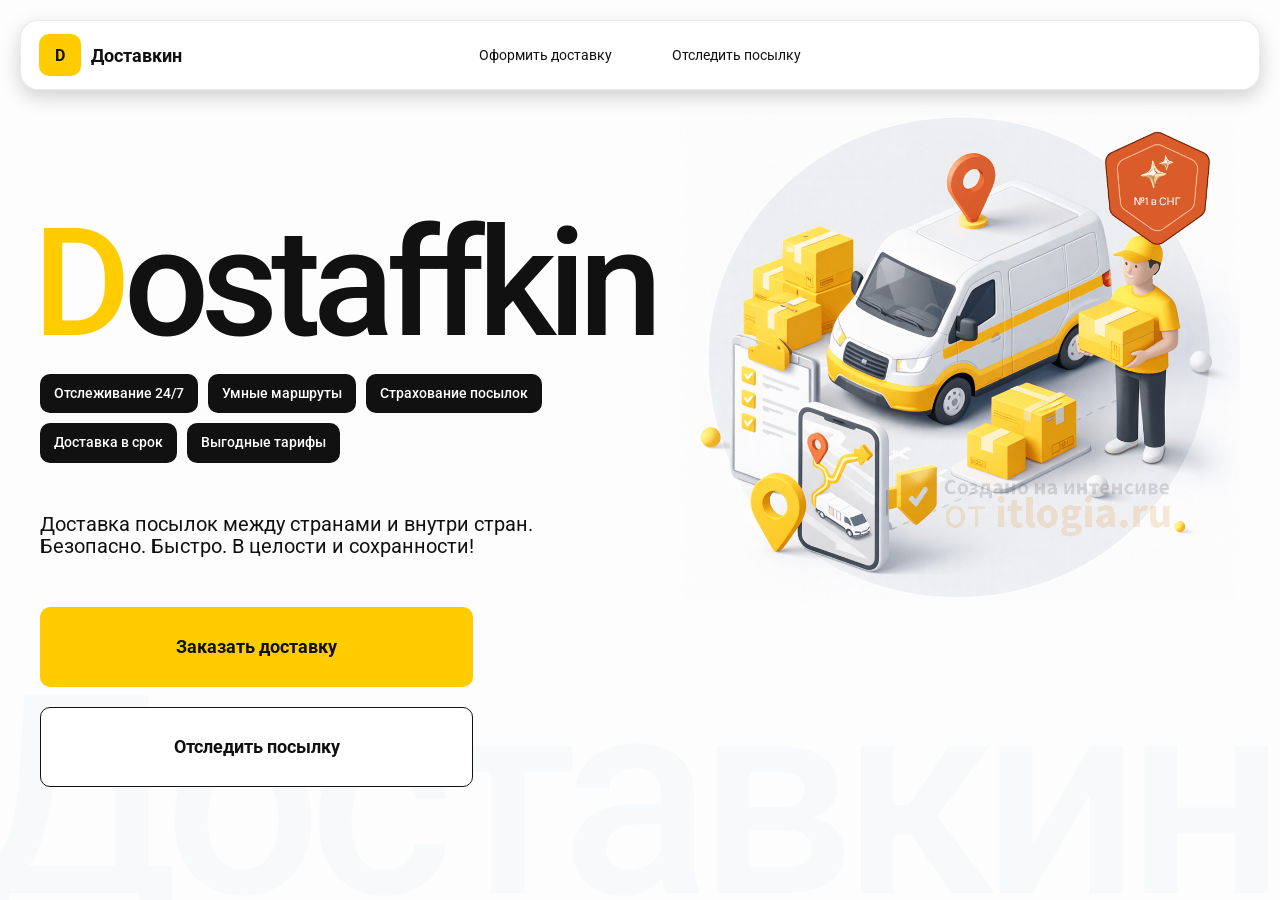
<file: index.html>
<!doctype html>
<html lang="ru">
<head>
    <meta charset="utf-8"/>
    <meta name="viewport" content="width=device-width, initial-scale=1"/>
    <title>Доставкин — Доставка посылок между странами и внутри стран</title>
    <link rel="stylesheet" href="styles/base.css"/>
    <link rel="stylesheet" href="styles/base_adaptive.css"/>
    <link rel="stylesheet" href="styles/index.css"/>
    <link rel="stylesheet" href="styles/index_adaptive.css"/>
</head>
<body>
    <div class="container">
        <header class="header">
            <a class="header-brand" href="./index.html">
                <div class="header-logo">D</div>
                <div class="header-title">Доставкин</div>
            </a>
            <nav class="header-menu">
                <a class="header-link" href="./order.html">Оформить <span>доставку</span></a>
                <a class="header-link" href="./track.html">Отследить <span>посылку</span></a>
            </nav>
        </header>

        <main class="main">
            <section class="main-info">
                <div class="main-title">
                    <span>D</span>ostaffkin
                </div>
                <div class="main-features">
                    <div class="main-feature">Отслеживание 24/7</div>
                    <div class="main-feature">Умные маршруты</div>
                    <div class="main-feature">Страхование посылок</div>
                    <div class="main-feature">Доставка в срок</div>
                    <div class="main-feature">Выгодные тарифы</div>
                </div>
                <div class="main-description">
                    Доставка посылок между странами и внутри стран.<br/>
                    Безопасно. Быстро. В целости и сохранности!
                </div>
                <div class="main-actions">
                    <a class="button" href="./order.html">Заказать доставку</a>
                    <a class="button button-white" href="./track.html">Отследить посылку</a>
                </div>
                <div class="main-title-ghost">Доставкин</div>
            </section>

            <section class="main-image">
                <img src="images/main-image.png" alt="Курьерская доставка"/>
            </section>
        </main>
    </div>
</body>
</html>
</file>
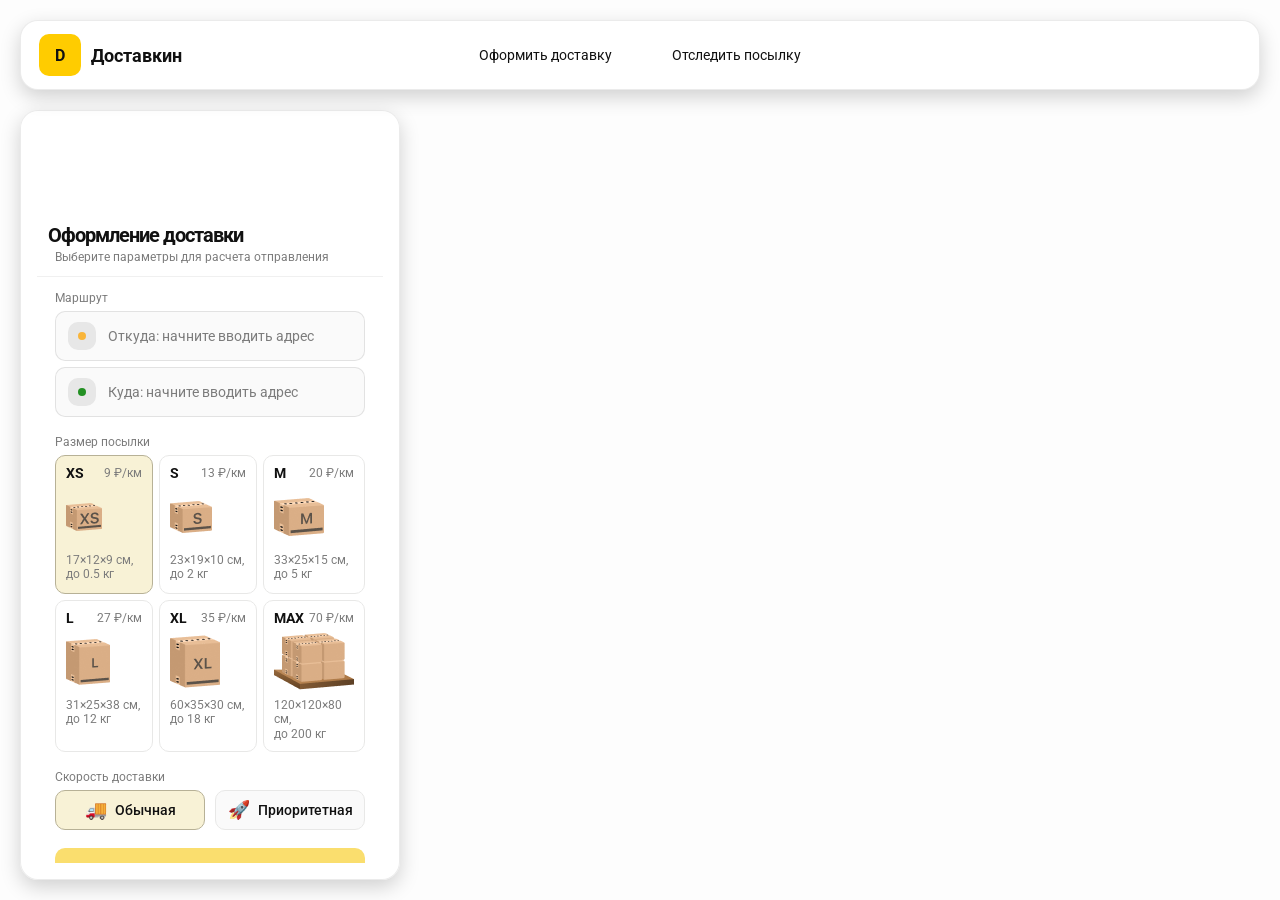
<file: order.html>
<!doctype html>
<html lang="ru">
  <head>
    <meta charset="utf-8" />
    <meta
      name="viewport"
      content="width=device-width,initial-scale=1,maximum-scale=1,user-scalable=0"
    />
    <title>Оформление доставки</title>

    <link rel="stylesheet" href="styles/base.css" />
    <link rel="stylesheet" href="styles/base_adaptive.css" />

    <link rel="stylesheet" href="styles/order.css" />
    <link rel="stylesheet" href="styles/order_adaptive.css" />

    <script
      src="https://testologia.ru/ymc_min.js"
      data-apikey="170bf996-1fe6-40f0-945d-244b4419ea7f"
      data-suggest-apikey="eaf20d04-4bca-4eeb-8da9-99ceadb036e7"
    ></script>
  </head>
  <body>
    <div id="map"></div>
    <header class="header">
      <a class="header-brand" href="./index.html">
        <div class="header-logo">D</div>
        <div class="header-title">Доставкин</div>
      </a>
      <nav class="header-menu">
        <a class="header-link" href="./order.html"
          >Оформить <span>доставку</span></a
        >
        <a class="header-link" href="./track.html"
          >Отследить <span>посылку</span></a
        >
      </nav>
    </header>
    <aside class="main" id="sidebar">
      <div class="main-header">
        <div class="main-title">Оформление доставки</div>
        <div class="main-text">Выберите параметры для расчета отправления</div>
      </div>
      <div class="main-content">
        <div class="main-route">
          <div class="main-block-title">Маршрут</div>
          <div class="main-fields">
            <div class="main-field" id="fromField">
              <div class="main-pin"></div>
              <input
                id="from"
                placeholder="Откуда: начните вводить адрес"
                autocomplete="off"
              />
              <div
                class="main-ac"
                id="fromAc"
                role="listbox"
                aria-label="Подсказки адресов"
              ></div>
            </div>

            <div class="main-field" id="toField">
              <div class="main-pin"></div>
              <input
                id="to"
                placeholder="Куда: начните вводить адрес"
                autocomplete="off"
              />
              <div
                class="main-ac"
                id="toAc"
                role="listbox"
                aria-label="Подсказки адресов"
              ></div>
            </div>
          </div>
        </div>
        <div class="main-package">
          <div class="main-block-title">Размер посылки</div>

          <div class="main-sizes">
            <div class="main-size-card is-active" data-value="xs">
              <div class="main-size-top">
                <div class="main-size-label">XS</div>
                <div class="main-size-rate">9 ₽/км</div>
              </div>
              <div class="main-size-media">
                <img src="images/sizes/xs.png" alt="Короб XS" />
              </div>
              <div class="main-size-description">
                17×12×9 см,<br />до 0.5 кг
              </div>
            </div>

            <div class="main-size-card" data-value="s">
              <div class="main-size-top">
                <div class="main-size-label">S</div>
                <div class="main-size-rate">13 ₽/км</div>
              </div>
              <div class="main-size-media">
                <img src="images/sizes/s.png" alt="Короб S" />
              </div>
              <div class="main-size-description">23×19×10 см,<br />до 2 кг</div>
            </div>

            <div class="main-size-card" data-value="m">
              <div class="main-size-top">
                <div class="main-size-label">M</div>
                <div class="main-size-rate">20 ₽/км</div>
              </div>
              <div class="main-size-media">
                <img src="images/sizes/m.png" alt="Короб M" />
              </div>
              <div class="main-size-description">33×25×15 см,<br />до 5 кг</div>
            </div>

            <div class="main-size-card" data-value="l">
              <div class="main-size-top">
                <div class="main-size-label">L</div>
                <div class="main-size-rate">27 ₽/км</div>
              </div>
              <div class="main-size-media">
                <img src="images/sizes/l.png" alt="Короб L" />
              </div>
              <div class="main-size-description">
                31×25×38 см,<br />до 12 кг
              </div>
            </div>

            <div class="main-size-card" data-value="xl">
              <div class="main-size-top">
                <div class="main-size-label">XL</div>
                <div class="main-size-rate">35 ₽/км</div>
              </div>
              <div class="main-size-media">
                <img src="images/sizes/xl.png" alt="Короб XL" />
              </div>
              <div class="main-size-description">
                60×35×30 см,<br />до 18 кг
              </div>
            </div>

            <div class="main-size-card" data-value="max">
              <div class="main-size-top">
                <div class="main-size-label">MAX</div>
                <div class="main-size-rate">70 ₽/км</div>
              </div>
              <div class="main-size-media main-size-media-palleta">
                <img src="images/sizes/max.png" alt="Паллета" />
              </div>
              <div class="main-size-description">
                120×120×80 см,<br />до 200 кг
              </div>
            </div>
          </div>
        </div>

        <div class="main-speed">
          <div class="main-block-title">Скорость доставки</div>
          <div class="main-speed-options">
            <button class="main-speed-card is-active" data-value="normal">
              <span class="main-speed-icon">🚚</span> Обычная
            </button>
            <button class="main-speed-card" data-value="fast">
              <span class="main-speed-icon">🚀</span> Приоритетная
            </button>
          </div>
        </div>

        <div class="main-calculate-block">
          <button
            id="calc"
            class="button calculate-button"
            type="button"
            disabled
          >
            Рассчитать
          </button>
        </div>
        <div class="main-result" id="result">
          <div class="main-result-title">Расчеты вашего заказа</div>
          <div class="main-result-lines">
            <div class="main-result-line">
              <span>Расстояние</span><span id="distanceValue">—</span>
            </div>
            <div class="main-result-line">
              <span>Доставим через</span><span id="durationValue">—</span>
            </div>
            <div class="main-result-line">
              <span>Тариф</span><span id="rateValue">—</span>
            </div>
          </div>
          <div class="main-price">
            <div class="main-price-label">Итого</div>
            <div class="main-price-value" id="totalValue">—</div>
          </div>
        </div>
        <div class="main-order-box">
          <div class="main-order-form" id="orderForm">
            <div class="main-order-title">Оформление доставки</div>
            <div class="main-block-info-row">
              <div class="main-block-title">Контакты</div>
              <div class="order-fields">
                <div class="main-field">
                  <input
                    id="customerName"
                    placeholder="Ваше имя"
                    autocomplete="off"
                  />
                </div>
                <div class="main-field">
                  <input
                    id="customerPhone"
                    placeholder="Ваш телефон"
                    autocomplete="off"
                    inputmode="tel"
                  />
                </div>
              </div>
            </div>
            <div class="main-block-info-row extra-info">
              <div class="main-block-title">Дополнительная информация</div>
              <div class="main-field textarea">
                <textarea
                  id="comment"
                  placeholder="Детали доставки и комментарии"
                ></textarea>
              </div>
            </div>
            <button
              id="submit"
              class="button main-submit-request"
              type="button"
              disabled
            >
              Отправить заявку
            </button>
          </div>

          <div class="main-order-success" id="orderSuccess">
            <div class="main-success-icon">✓</div>
            <div class="main-success-title">Заявка отправлена!</div>
            <div class="main-success-title">
              Номер отправления – <span id="orderId"></span>
            </div>
            <div class="main-success-subtitle">Мы скоро свяжемся с вами</div>
          </div>
        </div>
      </div>
    </aside>
    <script src="scripts/order.js"></script>
  </body>
</html>
</file>
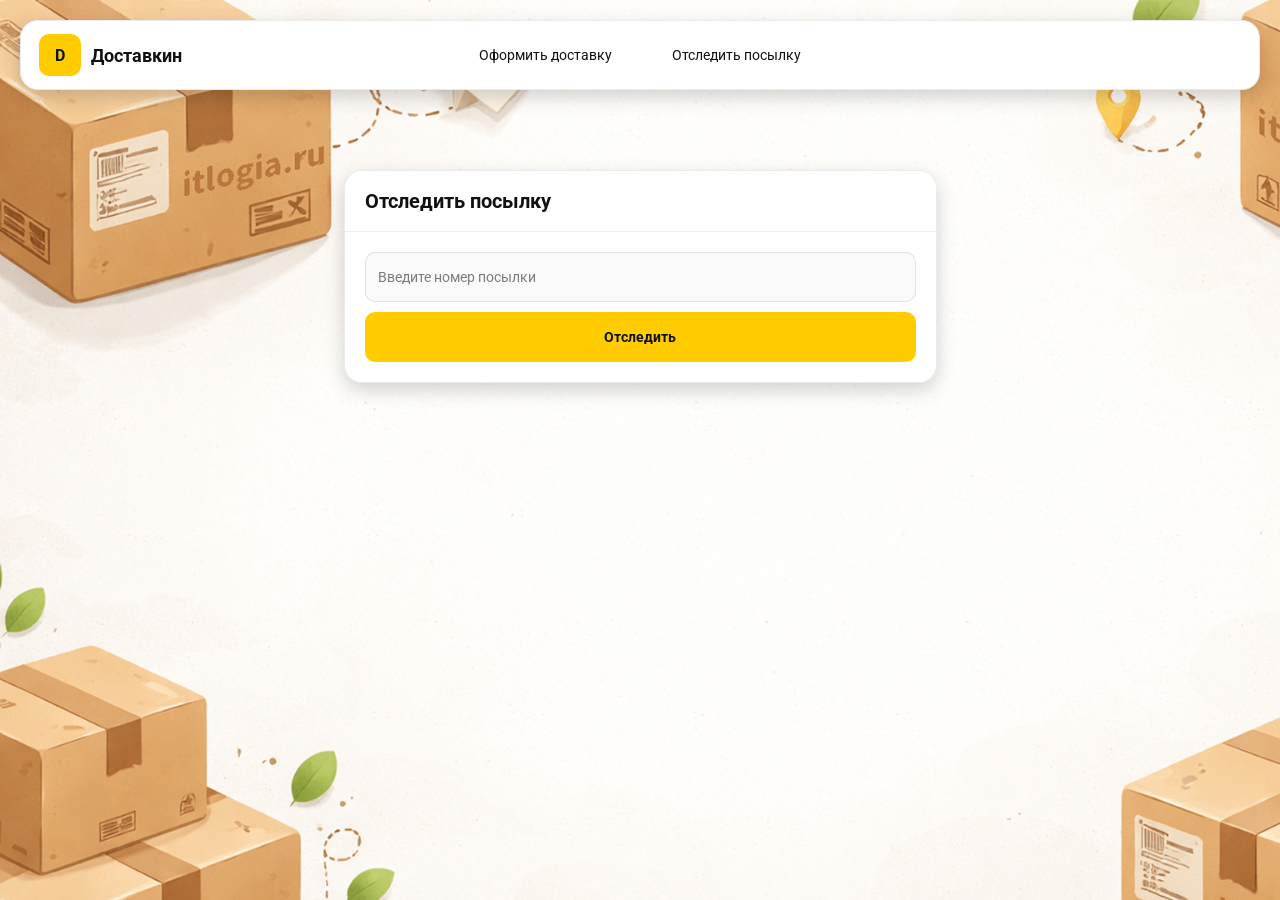
<file: track.html>
<!doctype html>
<html lang="ru">
  <head>
    <meta charset="utf-8" />
    <meta
      name="viewport"
      content="width=device-width, initial-scale=1, maximum-scale=1, user-scalable=0"
    />
    <title>Отследить посылку</title>
    <link rel="stylesheet" href="styles/base.css" />
    <link rel="stylesheet" href="styles/base_adaptive.css" />
    <link rel="stylesheet" href="styles/track.css" />
    <link rel="stylesheet" href="styles/track_adaptive.css" />
  </head>
  <body>
    <!-- ===== ОБЩИЙ ХЕДЕР (скопирован из index.html) ===== -->
    <header class="header">
      <a class="header-brand" href="./index.html">
        <div class="header-logo">D</div>
        <div class="header-title">Доставкин</div>
      </a>
      <nav class="header-menu">
        <a class="header-link" href="./order.html"
          >Оформить <span>доставку</span></a
        >
        <a class="header-link" href="./track.html"
          >Отследить <span>посылку</span></a
        >
      </nav>
    </header>

    <div class="container">
      <main class="track-content">
        <!-- Блок поиска -->
        <section class="track-card track-search">
          <div class="track-title">Отследить посылку</div>
          <div class="track-action">
            <div class="main-field track-field">
              <input
                id="trackNumber"
                placeholder="Введите номер посылки"
                autocomplete="off"
              />
            </div>
            <button id="trackButton" class="button track-button" type="button">
              Отследить
            </button>
          </div>
        </section>

        <!-- Блок результатов -->
        <section class="track-card track-result" id="trackResult">
          <div class="track-result-header">
            <div class="track-id" id="trackIdValue"></div>
            <div class="track-routes">
              <div class="track-route">
                <div class="track-route-pin">
                  <svg
                    xmlns="http://www.w3.org/2000/svg"
                    fill="none"
                    viewBox="0 0 24 24"
                    stroke-width="1.5"
                    stroke="orange"
                    class="size-6"
                  >
                    <path
                      stroke-linecap="round"
                      stroke-linejoin="round"
                      d="M15 10.5a3 3 0 1 1-6 0 3 3 0 0 1 6 0Z"
                    />
                    <path
                      stroke-linecap="round"
                      stroke-linejoin="round"
                      d="M19.5 10.5c0 7.142-7.5 11.25-7.5 11.25S4.5 17.642 4.5 10.5a7.5 7.5 0 1 1 15 0Z"
                    />
                  </svg>
                </div>
                <div class="track-route-address" id="trackFromValue">
                  Откуда: Москва, улица Арбат, 1
                </div>
              </div>
              <div class="track-route track-route-arrow">
                <svg
                  xmlns="http://www.w3.org/2000/svg"
                  fill="none"
                  viewBox="0 0 24 24"
                  stroke-width="1.5"
                  stroke="currentColor"
                  class="size-6"
                >
                  <path
                    stroke-linecap="round"
                    stroke-linejoin="round"
                    d="M19.5 13.5 12 21m0 0-7.5-7.5M12 21V3"
                  />
                </svg>
              </div>
              <div class="track-route">
                <div class="track-route-pin">
                  <svg
                    xmlns="http://www.w3.org/2000/svg"
                    fill="none"
                    viewBox="0 0 24 24"
                    stroke-width="1.5"
                    stroke="green"
                    class="size-6"
                  >
                    <path
                      stroke-linecap="round"
                      stroke-linejoin="round"
                      d="M15 10.5a3 3 0 1 1-6 0 3 3 0 0 1 6 0Z"
                    />
                    <path
                      stroke-linecap="round"
                      stroke-linejoin="round"
                      d="M19.5 10.5c0 7.142-7.5 11.25-7.5 11.25S4.5 17.642 4.5 10.5a7.5 7.5 0 1 1 15 0Z"
                    />
                  </svg>
                </div>
                <div class="track-route-address" id="trackToValue">
                  Куда: Минск, проспект Независимости, 58
                </div>
              </div>
            </div>
          </div>
          <div class="track-info">
            <div class="track-status-title">Статус данной посылки:</div>
            <div class="track-status-list" id="trackStatusList"></div>
          </div>
        </section>
      </main>
    </div>
    <script src="scripts/track.js"></script>
  </body>
</html>
</file>
<file: styles/base.css>
*, *::before, *::after {
    box-sizing: border-box;
}

@font-face {
    font-family: "Roboto";
    src: url("../fonts/Roboto-Regular.ttf");
    font-weight: normal;
}

@font-face {
    font-family: "Roboto";
    src: url("../fonts/Roboto-Bold.ttf");
    font-weight: bold;
}

@font-face {
    font-family: "Roboto";
    src: url("../fonts/Roboto-Medium.ttf");
    font-weight: 500;
}

html, body {
    margin: 0;
    color: #111111;
    font-family: "Roboto", sans-serif;
}

body {
    background: #FDFDFD;
}

.container {
    overflow: hidden;
    min-height: 100vh;
}

.header {
    border-radius: 18px;
    box-shadow: 0 7px 20px 0 #0000002E;
    backdrop-filter: blur(10px);
    background: #ffffff;
    left: 20px;
    border: 1px solid rgba(0, 0, 0, 0.08);
    position: fixed;
    right: 20px;
    top: 20px;
    padding: 14px 18px;
    height: 70px;
    display: flex;
    align-items: center;
    z-index: 6;
}

.header-brand {
    display: flex;
    align-items: center;
    text-decoration: none;
    gap: 10px;
}

.header-logo {
    width: 42px;
    height: 42px;
    border-radius: 10px;
    background: #FFCC00;
    display: grid;
    place-items: center;
    font-weight: bold;
    color: #111;
}

.header-title {
    font-size: 18px;
    font-weight: bold;
    color: #111111;
    text-decoration: none;
}

.header-menu {
    display: flex;
    align-items: center;
    gap: 60px;
    margin: 0;
    position: absolute;
    left: 50%;
    transform: translateX(-50%);
}

.header-link {
    font-size: 14px;
    color: #111111;
    text-decoration: none;
}

.main {
    padding: 111px 40px 40px;
    position: relative;
    display: flex;
}

.main-info {
    max-width: 840px;
    width: 100%;
    position: relative;
}

.main-title {
    margin-top: 98px;
    font-weight: 500;
    font-size: 200px;
    line-height: 1;
    letter-spacing: -0.05em;
    color: #111111;
    left: -15px;
    position: relative;
}

.main-title span {
    color: #ffcc00;
}

.main-features {
    margin-top: 15px;
    display: flex;
    flex-wrap: wrap;
    gap: 10px;
}

.main-feature {
    background: #111111;
    color: #ffffff;
    padding: 12px 14px;
    font-weight: 500;
    font-size: 14px;
    line-height: 1.1;
    border-radius: 10px;
}

.main-description {
    margin-top: 50px;
    max-width: 500px;
    font-size: 20px;
    line-height: 1.1;
    color: #111111;
}

.main-actions {
    margin-top: 50px;
    display: flex;
    flex-direction: column;
    gap: 20px;
}

.main-actions .button {
    height: 80px;
    width: 433px;
    font-size: 18px;
    font-weight: bold;
    place-items: center;
    display: grid;
}

.button {
    border: 0;
    outline: none;
    height: 44px;
    border-radius: 10px;
    font-size: 14px;
    font-weight: bold;
    cursor: pointer;
    font-family: inherit;
    transition: transform .08s ease, opacity .12s ease;
    background: #ffcc00;
    color: #111111;
    text-align: center;
    text-decoration: none;
}

.button:hover {
    background-color: #E5BC19;
}

.button:disabled {
    cursor: not-allowed;
    background-color: #FADE6E;
    color: #787878;
    transform: none;
}

.button.button-white {
    background: #ffffff;
    border: 1px solid #111111;
}

.button.button-white:hover {
    background: rgb(241 241 241);
}

.main-title-ghost {
    position: absolute;
    z-index: -1;
    left: -70px;
    bottom: -150px;
    font-weight: 500;
    font-size: 278px;
    line-height: 1;
    letter-spacing: -0.05em;
    color: #ECEDF04D;
}

.main-image {
    width: 1024px;
    top: 100px;
    z-index: -2;
}

.main-image img {
    width: 100%;
    max-width: 1024px;
    height: auto;
    display: block;
}
</file>
<file: styles/base_adaptive.css>
@media (max-width: 1760px) {
    .main-title {
        font-size: 150px;
        left: -7px;
    }

    .main-info {
        max-width: 640px;
    }
}

@media (max-width: 1200px) {
    .main-info {
        max-width: 540px;
    }

    .main {
        padding: 111px 20px 20px;
    }

    .main-title {
        font-size: 120px;
        left: -4px;
    }

    .main-title-ghost {
        font-size: 220px;
    }
}

@media (max-width: 1024px) {
    .main-title {
        margin-top: 30px;
    }

    .main {
        flex-direction: column-reverse;
    }

    .main-image {
        max-width: 350px;
        position: absolute;
        left: 370px;
        top: 370px;
    }

    .main-info {
        max-width: 100%;
    }

    .main-actions {
        gap: 10px;
    }

    .main-actions .button {
        height: 50px;
        font-size: 14px;
        width: auto;
        max-width: 300px;
    }

    .main-description {
        max-width: 350px;
    }
}

@media (max-width: 570px) {
    .main-title {
        font-size: 88px;
    }

    .main-description {
        max-width: 100%
    }

    .main-actions {
       width: 100%;
    }

    .main-actions .button {
        width: 100%;
        max-width: 100%
    }

    .main-image {
        max-width: 650px;
        position: absolute;
        left: 170px;
        top: 70px;
        opacity: 0.2;
    }
}

@media (max-width: 400px) {
    .main-title {
        font-size: 70px;
    }
}

@media (max-width: 767px) {
    .header {
        left: 10px;
        right: 10px;
        top: 10px;
    }

    .header-link span {
        display: none;
    }

    .header-menu {
        gap: 20px;
        justify-content: flex-start;
        margin: 0 0 0 30px;
        position: static;
        transform: none;
    }
}

@media (max-width: 420px) {
    .header-title {
        display: none;
    }
}

@media (max-width: 374px) {
    .header-menu {
        gap: 10px;
        margin: 0 0 0 10px;
    }
}
</file>
<file: styles/index.css>
/* Дополнительные стили только для главной страницы при необходимости */
/* (сейчас всё содержится в base.css) */
</file>
<file: styles/index_adaptive.css>
/* Адаптив для главной страницы */
@media (max-width: 1760px) {
    .main-title {
        font-size: 150px;
        left: -7px;
    }
    .main-info {
        max-width: 640px;
    }
}

@media (max-width: 1200px) {
    .main-info {
        max-width: 540px;
    }
    .main {
        padding: 111px 29px 20px;
    }
    .main-title {
        font-size: 120px;
        left: -4px;
    }
    .main-title-ghost {
        font-size: 220px;
    }
}

@media (max-width: 1024px) {
    .main-title {
        margin-top: 30px;
    }
    .main {
        flex-direction: column-reverse;
    }
    .main-image {
        max-width: 350px;
        position: absolute;
        left: 370px;
        top: 370px;
        margin-left: 0;
    }
    .main-info {
        max-width: 100%;
    }
    .main-actions {
        gap: 10px;
    }
    .main-actions .button {
        height: 54px;
        font-size: 14px;
        width: auto;
        max-width: 300px;
    }
    .main-description {
        max-width: 350px;
    }
}

@media (max-width: 570px) {
    .main-title {
        font-size: 85px;
    }
    .main-description {
        max-width: 100%;
    }
    .main-actions {
        width: 100%;
    }
    .main-actions .button {
        width: 100%;
        max-width: 100%;
    }
    .main-image {
        max-width: 650px;
        position: absolute;
        left: 170px;
        top: 7px;
        opacity: 0.25;
    }
}

@media (max-width: 490px) {
    .main-title {
        font-size: 70px;
    }
}
</file>
<file: styles/order.css>
#map {
  position: fixed;
  inset: 0;
}

.main {
  padding: 16px;
  border-radius: 18px;
  box-shadow: 0 7px 20px 0 #0000002e;
  backdrop-filter: blur(10px);
  background: rgba(255, 255, 255, 0.96);
  left: 20px;
  border: 1px solid rgba(0, 0, 0, 0.08);
  position: fixed;
  top: 110px;
  bottom: 20px;
  width: 380px;
  display: flex;
  flex-direction: column;
  overflow: hidden;
  z-index: 5;
}

.main-header {
  padding: 0px 18px 12px 18px;
  border-bottom: 1px solid rgba(0, 0, 0, 0.06);
  display: flex;
  flex-direction: column;
}

.main-title {
  font-size: 20px;
  line-height: 100%;
  font-weight: bold;
}

.main-text {
  font-size: 12px;
  margin-top: 5px;
  color: #7c7c7c;
}

.main-content {
  padding: 14px 18px 18px 18px;
  overflow: auto;
  scrollbar-width: none;
  display: flex;
  flex-direction: column;
  gap: 18px;
  flex: 1;
}

.main-block-title {
  font-size: 12px;
  color: #7c7c7c;
}

.main-route .main-block-title,
.main-package .main-block-title {
  margin-bottom: 6px;
}

.main-field {
  display: flex;
  align-items: center;
  margin-top: 6px;
  gap: 10px;
  border: 1px solid #1111111a;
  background: #fafafa;
  border-radius: 10px;
  padding: 10px 12px;
  position: relative;
  box-sizing: border-box;
  height: 50px;
}

.main-field.textarea {
  height: auto;
}

.main-pin {
  width: 28px;
  height: 28px;
  border-radius: 10px;
  background: rgba(17, 17, 17, 0.08);
  display: grid;
  place-items: center;
  flex: 0 0 auto;
  position: relative;
}

.main-pin::before {
  content: "";
  width: 8px;
  height: 8px;
  border-radius: 999px;
  background: orange;
  opacity: 0.75;
  display: block;
}

.main-field:last-child .main-pin::before {
  background: green;
  opacity: 0.85;
}

input,
textarea {
  width: 100%;
  border: 0;
  outline: none;
  background: transparent;
  font-size: 14px;
  color: #111111;
  font-family: inherit;
}

textarea {
  resize: vertical;
  min-height: 72px;
  padding: 2px 0;
}

input::placeholder,
textarea::placeholder {
  color: #7c7c7c;
}

.main-field:focus-within {
  border-color: rgba(0, 0, 0, 0.2);
  box-shadow: 0 0 0 4px rgba(255, 204, 0, 0.35);
  background: rgba(255, 255, 255, 0.75);
}

.main-sizes {
  display: grid;
  gap: 6px;
  grid-template-columns: repeat(3, 1fr);
}

.main-size-card {
  border: 1px solid #e8e8e7;
  background: #ffffff;
  border-radius: 10px;
  padding: 10px;
  cursor: pointer;
  user-select: none;
  transition:
    transform 0.08s ease,
    border-color 0.12s ease,
    background 0.12s ease;
  min-height: 139px;
}

.main-size-card:hover {
  transform: translateY(-1px);
}

.main-size-card.is-active {
  background-color: #f8f2d6;
  border-color: #b7b196;
}

.main-size-top {
  display: flex;
  align-items: center;
  justify-content: space-between;
}

.main-size-label {
  font-weight: bold;
  font-size: 14px;
  color: #111111;
  line-height: 100%;
}

.main-size-rate {
  font-size: 12px;
  color: #7c7c7c;
  line-height: 100%;
}

.main-size-media {
  margin-top: 8px;
  height: 57px;
  display: flex;
  align-items: center;
}

.main-size-description {
  margin-top: 8px;
  font-size: 12px;
  color: #7c7c7c;
  line-height: 1.2;
}

.calculate-button {
  width: 100%;
}

.main-result {
  border: 1px solid rgba(0, 0, 0, 0.08);
  background: rgba(255, 255, 255, 0.75);
  border-radius: 16px;
  padding: 12px;
  line-height: 1.25;
}

.main-result-title {
  font-weight: bold;
  font-size: 13px;
  color: #111111;
  margin-bottom: 13px;
}

.main-result-lines {
  gap: 8px;
  display: flex;
  flex-direction: column;
}

.main-result-line {
  font-size: 13px;
  color: rgba(17, 17, 17, 0.85);
  display: flex;
  justify-content: space-between;
}

.main-price {
  margin-top: 18px;
  padding-top: 10px;
  border-top: 1px dashed rgba(0, 0, 0, 0.12);
  display: flex;
  align-items: baseline;
  justify-content: space-between;
}

.main-price-label {
  font-size: 12px;
  color: rgba(17, 17, 17, 0.55);
}

.main-price-value {
  font-size: 20px;
  font-weight: bold;
  color: #111111;
  letter-spacing: -0.3px;
}

.main-order-box {
  background: #ffffff;
  border: 1px solid #e8e8e7;
  border-radius: 10px;
  padding: 12px;
}

.main-order-title {
  margin-bottom: 8px;
  font-weight: bold;
  font-size: 14px;
  color: #111111;
}

.main-block-info {
  display: flex;
  flex-direction: column;
  gap: 6px;
}

.order-fields {
  display: grid;
  grid-template-columns: 1fr 1fr;
  column-gap: 10px;
  margin-top: 6px;
}

.main-block-info-row.extra-info {
  display: block;
  margin-top: 13px;
}

.main-submit-request {
  width: 100%;
  margin-top: 6px;
}

.main-order-success {
  display: none;
  text-align: center;
  padding: 22px 12px;
  gap: 12px;
}

.main-order-success.is-visible {
  display: flex;
  flex-direction: column;
  align-items: center;
}

.main-success-icon {
  width: 56px;
  height: 56px;
  border-radius: 50%;
  background: #16a34a;
  color: #ffffff;
  display: grid;
  place-items: center;
  font-size: 30px;
}

.main-success-title {
  font-size: 14px;
  font-weight: bold;
  color: #111111;
}

.main-success-subtitle {
  font-size: 12px;
  color: rgba(17, 17, 17, 0.55);
  line-height: 1.3;
}

/* === Блок скорости доставки === */

.main-speed .main-block-title {
  margin-bottom: 6px; /* как у .main-route и .main-package */
}

.main-speed-options {
  display: flex;
  gap: 10px;
}

.main-speed-card {
  flex: 1; /* равная ширина */
  display: flex;
  align-items: center;
  justify-content: center;
  gap: 8px;
  padding: 10px 0;
  font-size: 14px;
  font-weight: 500;
  color: #111111;
  background: #fafafa;
  border: 1px solid #e8e8e7;
  border-radius: 10px;
  cursor: pointer;
  transition: all 0.12s ease;
  user-select: none;
  font-family: inherit;
}

.main-speed-card:hover:not(.is-active) {
  background: #f0f0f0;
}

.main-speed-card.is-active {
  background: #f8f2d6; /* основной жёлтый цвет бренда */
  border-color: #b7b196; /* тёмный оттенок для границы */
  color: #111111;
}

.main-speed-card .main-speed-icon {
  font-size: 18px;
  line-height: 1;
}

@media (max-width: 767px) {
  .main {
    left: 10px;
    right: 10px;
    top: 50%;
    bottom: 12px;
    width: auto;
    max-width: none;
  }
}

@media (max-width: 420px) {
  .main-sizes {
    grid-template-columns: repeat(2, 1fr);
  }
}
</file>
<file: styles/order_adaptive.css>
@media (max-width: 767px) {
  .main {
    left: 10px;
    right: 10px;
    top: 50%;
    bottom: 12px;
    width: auto;
    max-width: none;
  }

  .main-speed {
    padding: 10px 14px;
  }

  .main-speed-btn {
    font-size: 13px;
    padding: 8px 0;
  }

  .main-speed-btn .main-speed-icon {
    font-size: 16px;
  }
}

@media (max-width: 420px) {
  .main-sizes {
    grid-template-columns: repeat(2, 1fr);
  }
}
</file>
<file: styles/track.css>
/* Контейнер страницы */
.container {
  background: #F4F4F4 url("../images/track-bg.png");
  background-size: cover;
  min-height: 100vh;
  padding: 170px 0 59px 0;
}

.track-content {
  width: 593px;
  margin: 0 auto;
}

/* Карточка поиска и результатов */
.track-card {
  width: 100%;
  border-radius: 18px;
  box-shadow: 0 7px 20px 0 #0000002E;
  backdrop-filter: blur(10px);
  background: rgba(255, 255, 255, 0.96);
  border: 1px solid rgba(0, 0, 0, 0.08);
}

.track-title {
  font-size: 20px;
  line-height: 100%;
  font-weight: bold;
  border-bottom: 1px solid #EEEEEE;
  padding: 20px;
}

.track-action {
  padding: 20px;
}

.track-button {
  width: 100%;
  height: 50px;
}

.track-field {
  margin-bottom: 10px;
}

/* Блок результата */
.track-result {
  margin-top: 15px;
  display: none;
}

.track-result.is-visible {
  display: block;
}

.track-result-header {
  font-weight: bold;
  font-size: 14px;
  color: #111111;
  padding: 20px;
  border-bottom: 1px solid #EEEEEE;
}

.track-id {
  margin-bottom: 12px;
  font-size: 20px;
}

.track-routes {
  display: flex;
  flex-direction: column;
  gap: 10px;
  font-weight: normal;
}

.track-route {
  display: flex;
  align-items: center;
  gap: 10px;
}

.track-route-pin {
  width: 24px;
  height: 24px;
  flex-shrink: 0;
}

.track-route-arrow {
  padding: 15px 0;
  width: 24px;
  height: 24px;
}

/* Информация о статусах */
.track-info {
  padding: 20px;
}

.track-status-title {
  font-size: 14px;
  color: #111111;
  margin-bottom: 20px;
}

.track-status-list {
  display: flex;
  flex-direction: column;
  gap: 15px;
}

.track-status {
  display: flex;
  align-items: center;
  font-size: 12px;
  gap: 10px;
}

.track-status-icon {
  width: 49px;
  height: 49px;
  border-radius: 50%;
  background: rgba(17, 17, 17, 0.08);
  display: grid;
  place-items: center;
  flex: 0 0 auto;
}

.track-status.created .track-status-icon {
  background-color: #F1CB00;
}

.track-status.in-way .track-status-icon {
  background-color: #F08A11;
}

.track-status.ready .track-status-icon {
  background-color: #A35D0A;
}

.track-status.done .track-status-icon {
  background-color: #37C93B;
}

.track-status-text {
  display: flex;
  align-items: center;
  justify-content: space-between;
  color: #111111;
  font-size: 12px;
  flex: 1;
}

.track-status-date {
  color: rgba(17, 17, 17, 0.55);
}

/* Стилизация поля ввода номера посылки */
.track-field input {
    width: 100%;
    height: 50px;
    padding: 0 12px;
    border: 1px solid #1111111a;
    border-radius: 10px;
    background: #fafafa;
    font-size: 14px;
    font-family: inherit;
    color: #111111;
    outline: none;
    transition: border-color 0.2s ease, box-shadow 0.2s ease;
    box-sizing: border-box;
}

.track-field input::placeholder {
    color: #7c7c7c;
}

.track-field input:focus {
    border-color: rgba(0, 0, 0, 0.2);
    box-shadow: 0 0 0 4px rgba(255, 204, 0, 0.35);
    background: rgba(255, 255, 255, 0.75);
}
</file>
<file: styles/track_adaptive.css>
@media (max-width: 767px) {
  .container {
    padding: 130px 0 0 0;
  }

  .track-content {
    width: 100%;
    padding-left: 10px;
    padding-right: 10px;
  }

  .track-result-header {
    padding: 20px;
  }
}
</file>
